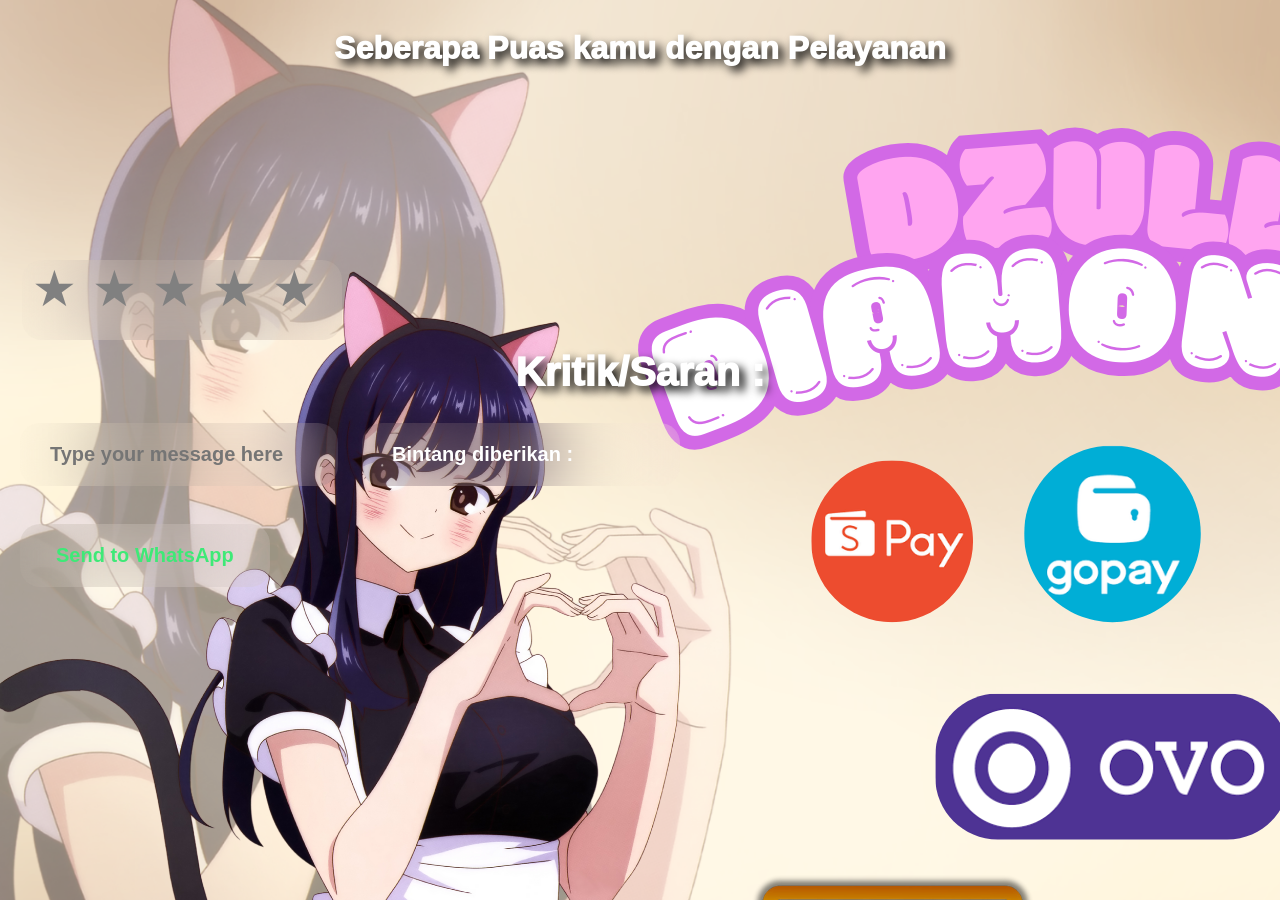
<file: index.html>
<!DOCTYPE html>
<html lang="en">

<head>
  <meta charset="UTF-8" />
  <meta name="viewport" content="width=device-width, initial-scale=1.0" />
  <link rel="stylesheet" href="rating.css">
  <title>Service Rating</title>
</head>

<body>
  <div class="container-head">
    <h1>Seberapa Puas kamu dengan Pelayanan</h1>
    
    <div class="span">
      <span id="name">D</span>
      <span id="name">Z</span>
      <span id="name">U</span>
      <span id="name">L</span>
      <span id="name">L</span>

      <span id="name"></span>

      <span id="name">S</span>
      <span id="name">T</span>
      <span id="name">O</span>
      <span id="name">R</span>
      <span id="name">E</span>
    </div>
    
  </div>

  <div class="container-rating">
    <input type="radio" name="container" id="c1" />
    <label for="c1"></label>
    <input type="radio" name="container" id="c2" />
    <label for="c2"></label>
    <input type="radio" name="container" id="c3" />
    <label for="c3"></label>
    <input type="radio" name="container" id="c4" />
    <label for="c4"></label>
    <input type="radio" name="container" id="c5" />
    <label for="c5"></label>
  </div>

  <div class="container-chat">
  <label for="messageInput">Kritik/Saran :</label><br>
  <input type="text" id="messageInput" placeholder="Type your message here">
  <input type="text" id="star" value="Bintang diberikan : ">
    <input readonly type="text" id="phoneNumber" value="+62 082324020862">
    <br><br>
    <button id="sendButton">Send to WhatsApp</button>
  </div>

    <script>
        document.getElementById('sendButton').addEventListener('click', function() {
            const stars = document.getElementById('star').value;
            const message = document.getElementById('messageInput').value;
            const phoneNumber = document.getElementById('phoneNumber').value;
            const fullMessage = `${message}\n${stars}`;
            const whatsappURL = `https://api.whatsapp.com/send?phone=${phoneNumber}&text=${encodeURIComponent(fullMessage)}`;
            window.open(whatsappURL, '_blank'); // Open WhatsApp in a new tab
        });
    </script>
</body>

</html>
</file>
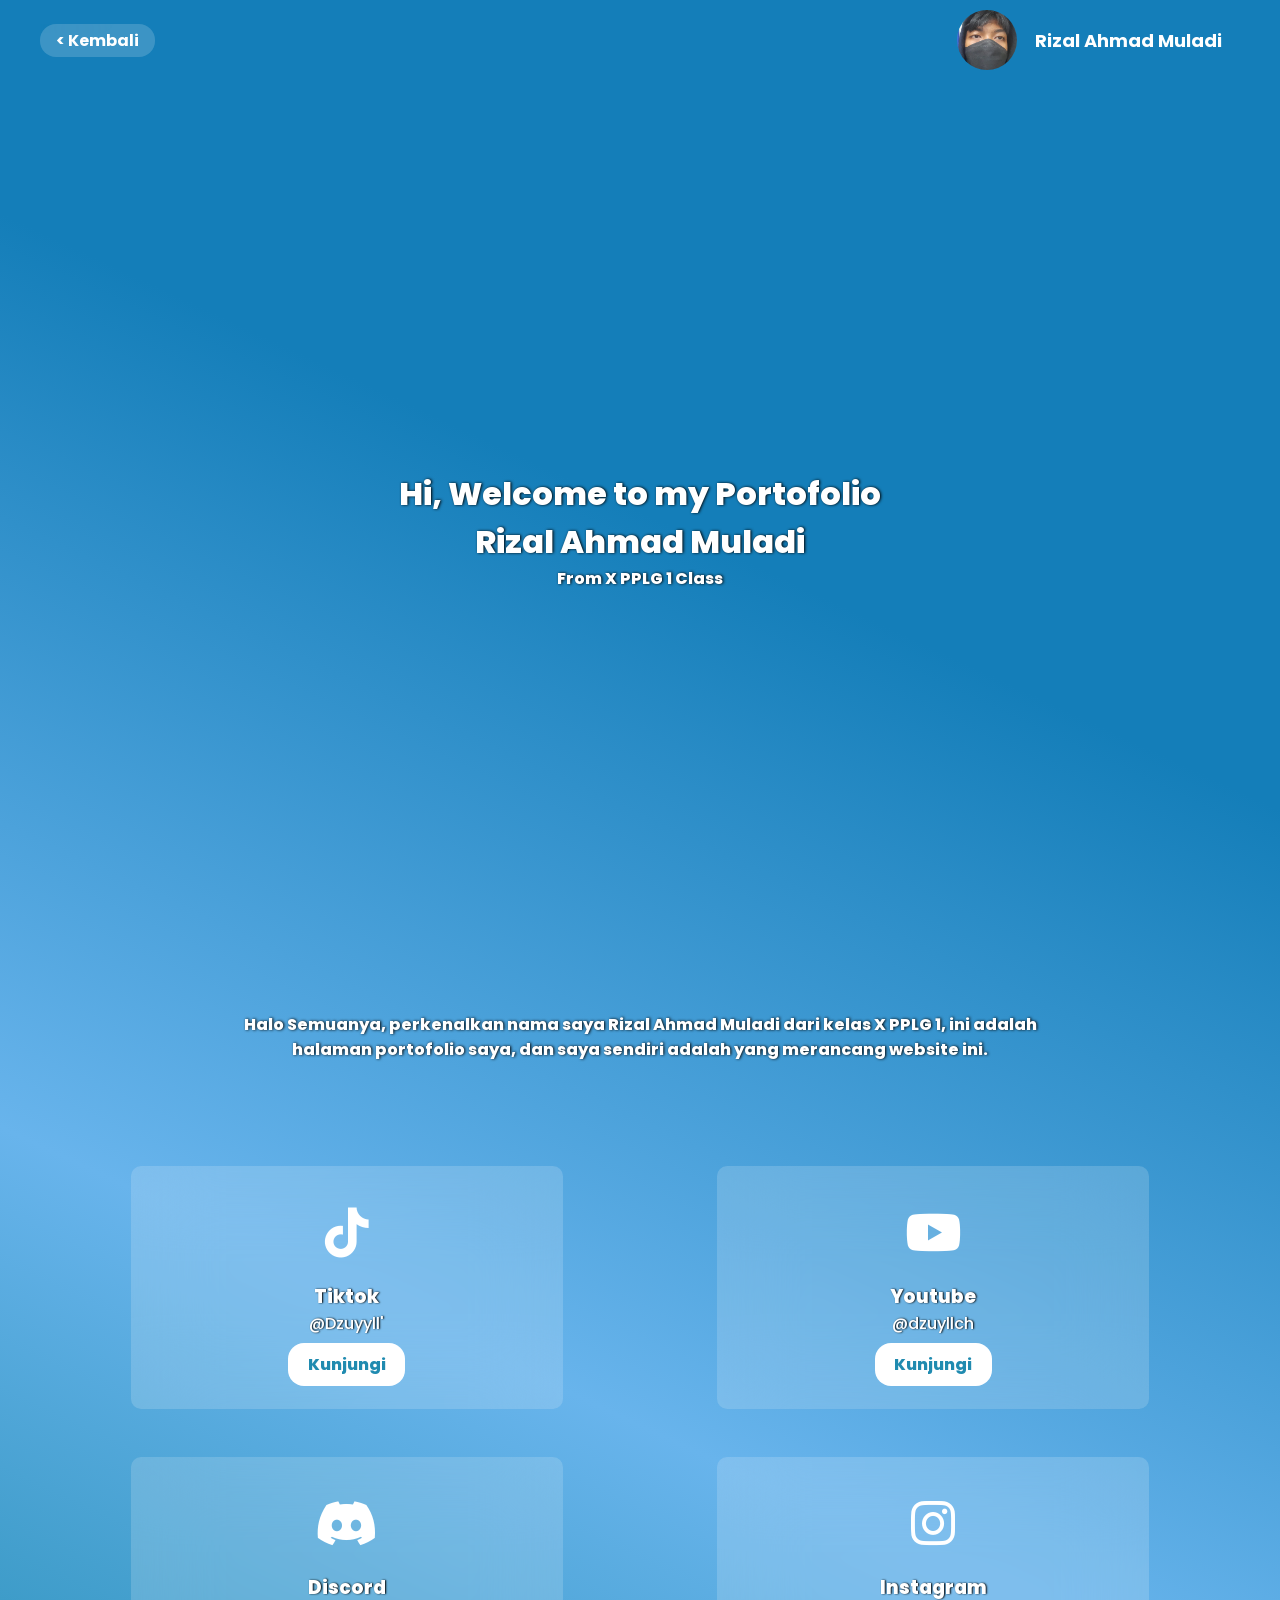
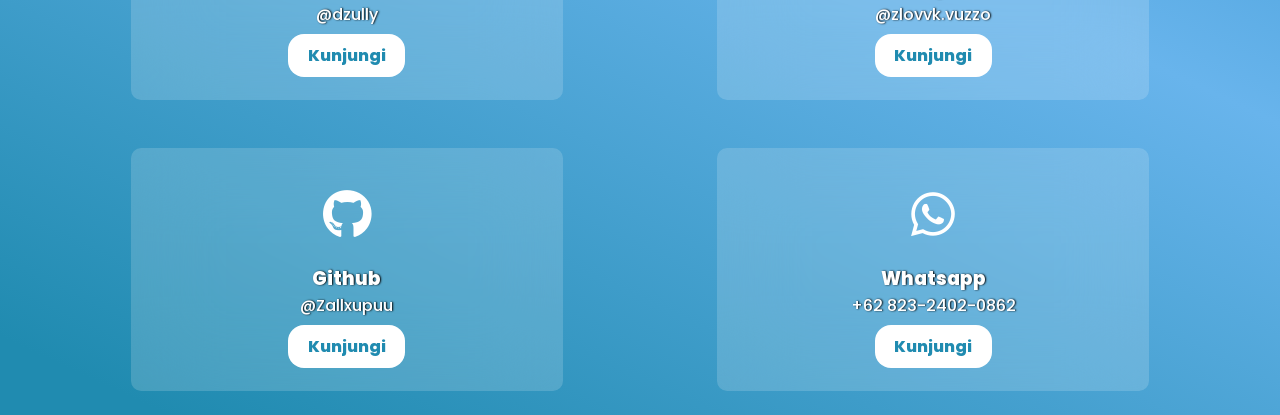
<file: ABOUT/index.html>
<!DOCTYPE html>
<html lang="en">
<head>
    <meta charset="UTF-8">
    <meta name="viewport" content="width=device-width, initial-scale=1.0">
    <title>ABOUT ZALL</title>
    <link rel="stylesheet" href="style.css">
    <link rel="stylesheet" href="https://cdnjs.cloudflare.com/ajax/libs/font-awesome/6.7.2/css/all.min.css" integrity="sha512-Evv84Mr4kqVGRNSgIGL/F/aIDqQb7xQ2vcrdIwxfjThSH8CSR7PBEakCr51Ck+w+/U6swU2Im1vVX0SVk9ABhg==" crossorigin="anonymous" referrerpolicy="no-referrer" />
</head>
<body>
    <nav>
        <div class="navbar">
            <div class="back-btn">
                <a href="../main/index.html">< Kembali</a>
            </div>

            <div class="back-btn-responsive">
                <a href="../main/index.html"><</a>
            </div>

            <div class="logo">
                <img src="asset/WhatsApp Image 2025-03-15 at 01.37.34.jpeg" alt="">
                <p>Rizal Ahmad Muladi</p>
            </div>
        </div>
    </nav>

    <main>
        <div class="welcome">
        <h1>Hi, Welcome to my Portofolio</h1>
        <h1>Rizal Ahmad Muladi</h1>
        <p>From X PPLG 1 Class</p>
        </div>
    </main>

    <div class="post">
        <div class="intro">
            <p>Halo Semuanya, perkenalkan nama saya <span>Rizal Ahmad Muladi</span> dari kelas <span>X PPLG 1</span>, ini adalah halaman portofolio saya, dan saya sendiri adalah yang merancang website ini.</p>
        </div>
    </div>

    <div class="sosmed">
        <div class="card">
            <i class="fa-brands fa-tiktok"></i>
            <h3>Tiktok</h3>
            <p>@Dzuyyll'</p>
            <div class="btn">
                <a href="http://www.tiktok.com/@dzuyyll" target="_blank">Kunjungi</a>
                </div>
        </div>

        <div class="card">
            <i class="fa-brands fa-youtube"></i>
            <h3>Youtube</h3>
            <p>@dzuyllch</p>
            <div class="btn">
                <a href="https://www.youtube.com/@RizalAhmadMuladiXPPLG1" target="_blank">Kunjungi</a>
                </div>
        </div>

        <div class="card">
            <i class="fa-brands fa-discord"></i>
            <h3>Discord</h3>
            <p>@dzully</p>
            <div class="btn">
                <a href="https://discord.gg/S9jC4uz34F" target="_blank">Kunjungi</a>
                </div>
        </div>

        <div class="card">
            <i class="fa-brands fa-instagram"></i>
            <h3>Instagram</h3>
            <p>@zlovvk.vuzzo</p>
            <div class="btn">
            <a href="http://www.Instagram.com/rlovvk.vuzzo" target="_blank">Kunjungi</a>
            </div>
        </div>

        <div class="card">
            <i class="fa-brands fa-github"></i>
            <h3>Github</h3>
            <p>@Zallxupuu</p>
            <div class="btn">
                <a href="https://github.com/Zallxupuu" target="_blank">Kunjungi</a>
                </div>
        </div>

        <div class="card">
            <i class="fa-brands fa-whatsapp"></i>
            <h3>Whatsapp</h3>
            <p>+62 823-2402-0862</p>
            <div class="btn">
                <a href="https://wa.me/62082324020862" target="_blank">Kunjungi</a>
                </div>  
        </div>
    </div>
</body>
</html>
</file>
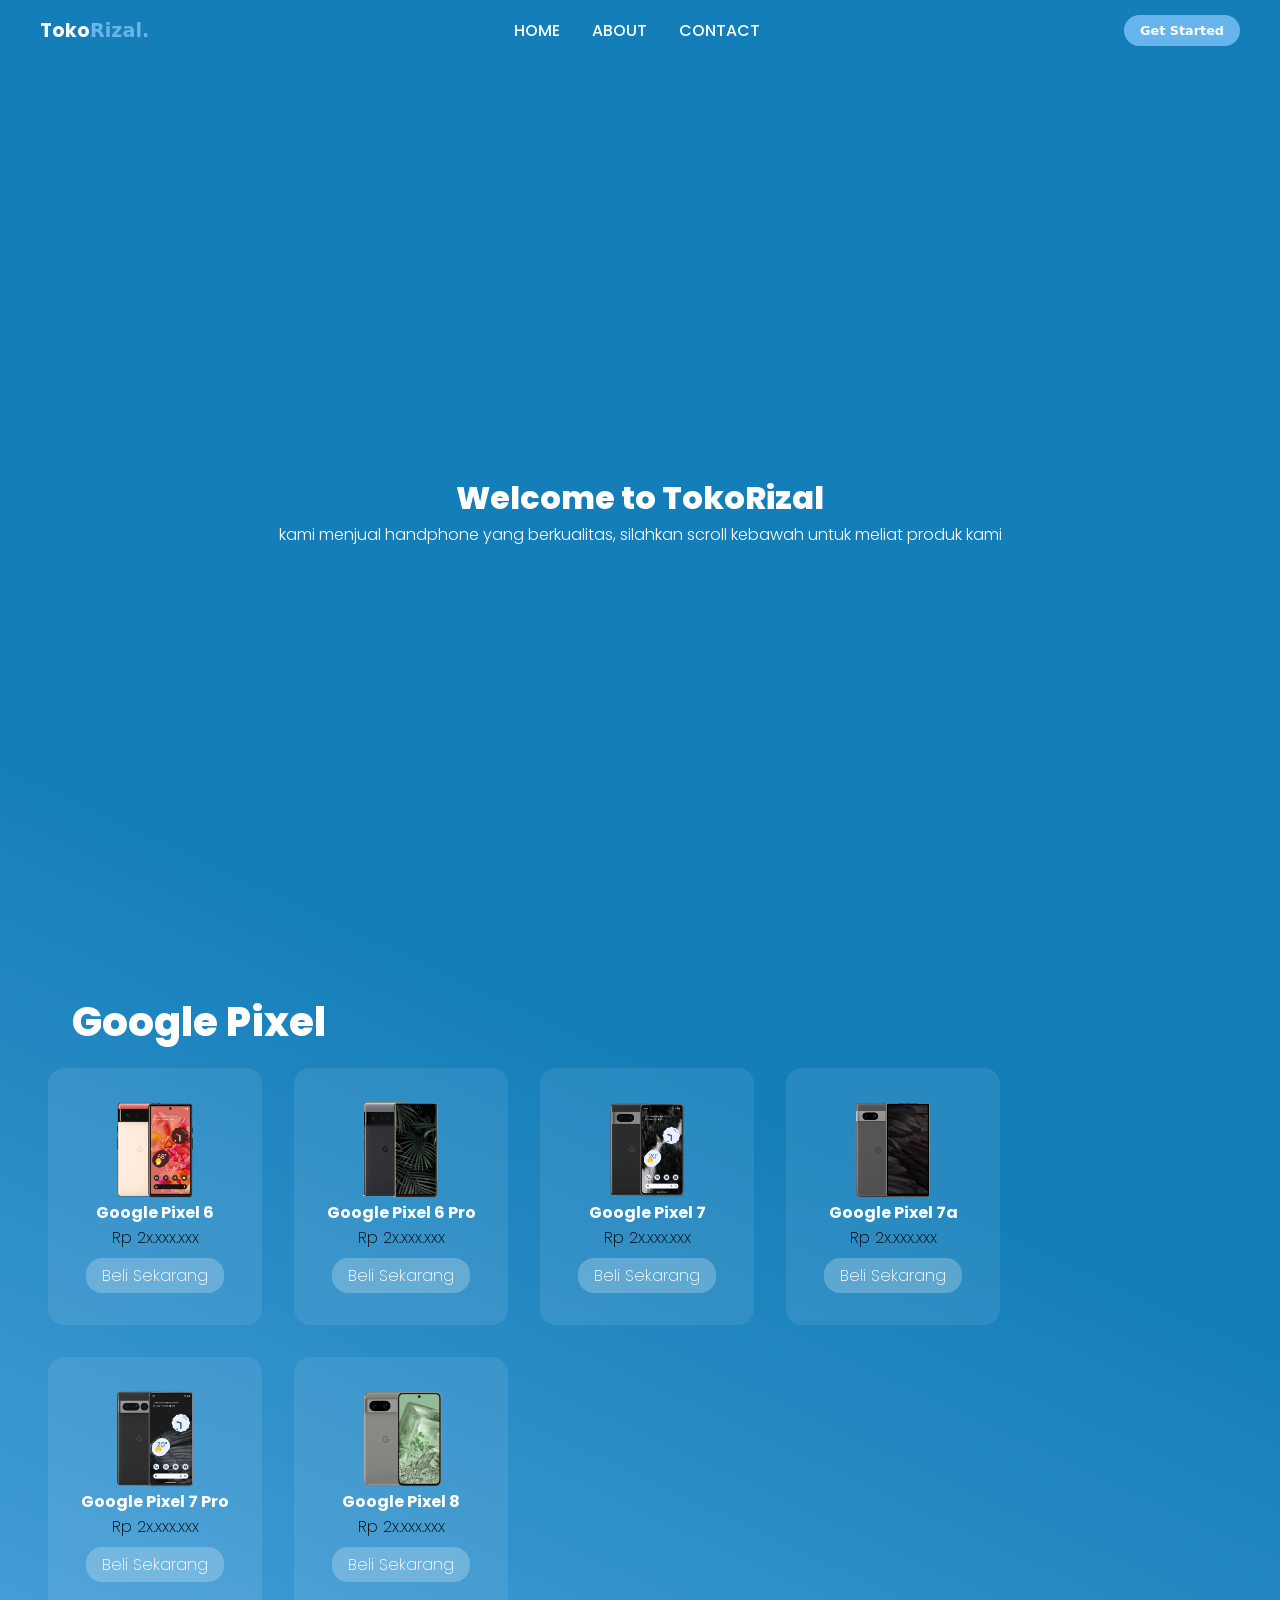
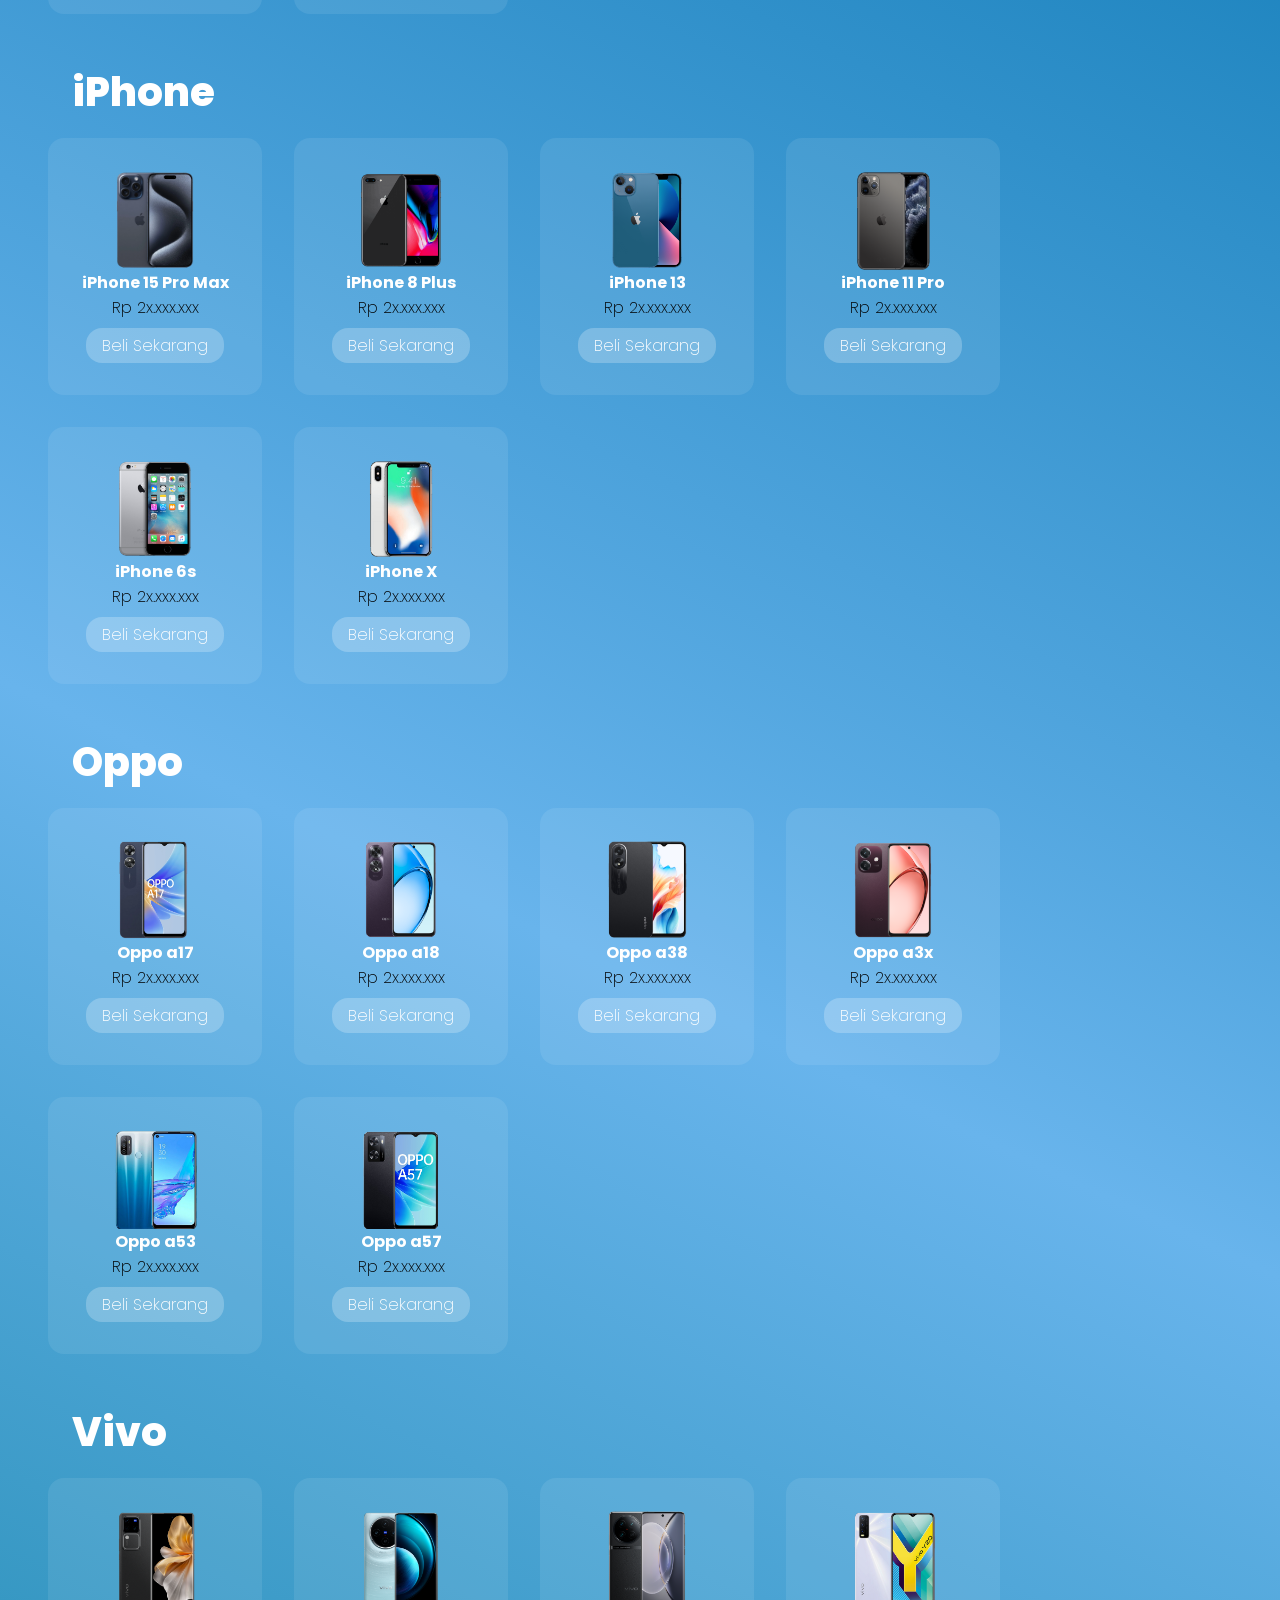
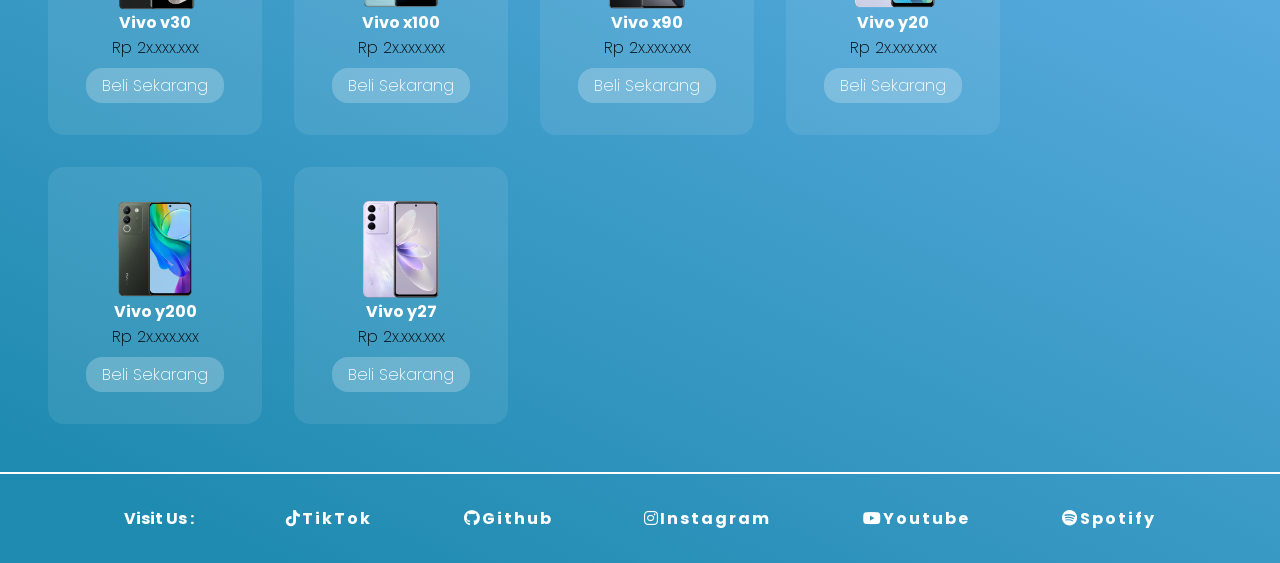
<file: main/index.html>
<!DOCTYPE html>
<html lang="en">

<head>
    <meta charset="UTF-8">
    <meta name="viewport" content="width=device-width, initial-scale=1.0">
    <title>Main Page</title>
    <link rel="icon" href="asset/logo.png" type="image/x-icon">
    <link rel="stylesheet" href="style.css">
    <link rel="stylesheet" href="https://cdnjs.cloudflare.com/ajax/libs/font-awesome/6.7.2/css/all.min.css"
        integrity="sha512-Evv84Mr4kqVGRNSgIGL/F/aIDqQb7xQ2vcrdIwxfjThSH8CSR7PBEakCr51Ck+w+/U6swU2Im1vVX0SVk9ABhg=="
        crossorigin="anonymous" referrerpolicy="no-referrer" />
</head>

<body>
    <nav>
        <div class="container">
            <div class="brand">
                <p>Toko<span>Rizal.</span></p>
            </div>
            <ul>
                <li><a href="">HOME</a></li>
                <li><a href="../ABOUT/index.html">ABOUT</a></li>
                <li><a href="https://wa.me/6282324020862" target="_blank">CONTACT</a></li>
            </ul>
            <a href="../index.html" class="action-btn">Get Started</a>
            <div class="toggle-btn">
                <i class="fa-solid fa-bars"></i>
            </div>
        </div>
        
        <div class="dropdown-responsive">
            <li><a href="">HOME</a></li>
            <li><a href="../ABOUT/index.html">ABOUT</a></li>
            <li><a href="https://wa.me/6282324020862" target="_blank">CONTACT</a></li>
        </div>
    </nav>

    <main>
        <div class="welcome">
            <h1>Welcome to TokoRizal </h1>
            <p>kami menjual handphone yang berkualitas, silahkan scroll kebawah untuk meliat produk kami</p>
        </div>
    </main>

    <div class="phone" id="gopix">
        <p class="phone-name">Google Pixel</p>
        <div class="wraper">
            <div class="card">
                <img src="asset/phones/Gopix/gopix6 (2).png" alt="">
                <p>Google Pixel 6</p>
                <label for="">Rp 2x.xxx.xxx</label>
                <a href="../payment/index.html">Beli Sekarang</a>
            </div>
            <div class="card">
                <img src="asset/phones/Gopix/gopix6pro (2).png" alt="">
                <p>Google Pixel 6 Pro</p>
                <label for="">Rp 2x.xxx.xxx</label>
                <a href="../payment/index.html">Beli Sekarang</a>
            </div>
            <div class="card">
                <img src="asset/phones/Gopix/gopix7 (3).png" alt="">
                <p>Google Pixel 7</p>
                <label for="">Rp 2x.xxx.xxx</label>
                <a href="../payment/index.html">Beli Sekarang</a>
            </div>
            <div class="card">
                <img src="asset/phones/Gopix/gopix7a (2).png" alt="">
                <p>Google Pixel 7a</p>
                <label for="">Rp 2x.xxx.xxx</label>
                <a href="../payment/index.html">Beli Sekarang</a>
            </div>
            <div class="card">
                <img src="asset/phones/Gopix/gopix7pro (2).png" alt="">
                <p>Google Pixel 7 Pro</p>
                <label for="">Rp 2x.xxx.xxx</label>
                <a href="../payment/index.html">Beli Sekarang</a>
            </div>
            <div class="card">
                <img src="asset/phones/Gopix/gopix8.png" alt="">
                <p>Google Pixel 8</p>
                <label for="">Rp 2x.xxx.xxx</label>
                <a href="../payment/index.html">Beli Sekarang</a>
            </div>
        </div>
    </div>

    <div class="phone" id="iphone">
        <p class="phone-name">iPhone</p>
        <div class="wraper">
            <div class="card">
                <img src="asset/phones/iPhones/pbi-iphone-15-pro-max-1447353134.webp" alt="">
                <p>iPhone 15 Pro Max</p>
                <label for="">Rp 2x.xxx.xxx</label>
                <a href="../payment/index.html">Beli Sekarang</a>
            </div>
            <div class="card">
                <img src="asset/phones/iPhones/ip8+.png" alt="">
                <p>iPhone 8 Plus</p>
                <label for="">Rp 2x.xxx.xxx</label>
                <a href="../payment/index.html">Beli Sekarang</a>
            </div>
            <div class="card">
                <img src="asset/phones/iPhones/ip13 (2).png" alt="">
                <p>iPhone 13</p>
                <label for="">Rp 2x.xxx.xxx</label>
                <a href="../payment/index.html">Beli Sekarang</a>
            </div>
            <div class="card">
                <img src="asset/phones/iPhones/ip11pro.png" alt="">
                <p>iPhone 11 Pro</p>
                <label for="">Rp 2x.xxx.xxx</label>
                <a href="../payment/index.html">Beli Sekarang</a>
            </div>
            <div class="card">
                <img src="asset/phones/iPhones/ip6s.png" alt="">
                <p>iPhone 6s</p>
                <label for="">Rp 2x.xxx.xxx</label>
                <a href="../payment/index.html">Beli Sekarang</a>
            </div>
            <div class="card">
                <img src="asset/phones/iPhones/ipX.png" alt="">
                <p>iPhone X</p>
                <label for="">Rp 2x.xxx.xxx</label>
                <a href="../payment/index.html">Beli Sekarang</a>
            </div>
        </div>
    </div>

    <div class="phone" id="oppo">
        <p class="phone-name">Oppo</p>
        <div class="wraper">
            <div class="card">
                <img src="asset/phones/Oppo/oppoa17.png" alt="">
                <p>Oppo a17</p>
                <label for="">Rp 2x.xxx.xxx</label>
                <a href="../payment/index.html">Beli Sekarang</a>
            </div>
            <div class="card">
                <img src="asset/phones/Oppo/oppoa18 (2).png" alt="">
                <p>Oppo a18</p>
                <label for="">Rp 2x.xxx.xxx</label>
                <a href="../payment/index.html">Beli Sekarang</a>
            </div>
            <div class="card">
                <img src="asset/phones/Oppo/oppoa38.png" alt="">
                <p>Oppo a38</p>
                <label for="">Rp 2x.xxx.xxx</label>
                <a href="../payment/index.html">Beli Sekarang</a>
            </div>
            <div class="card">
                <img src="asset/phones/Oppo/oppoa3x (2).png" alt="">
                <p>Oppo a3x</p>
                <label for="">Rp 2x.xxx.xxx</label>
                <a href="../payment/index.html">Beli Sekarang</a>
            </div>
            <div class="card">
                <img src="asset/phones/Oppo/oppoa53 (2).png" alt="">
                <p>Oppo a53</p>
                <label for="">Rp 2x.xxx.xxx</label>
                <a href="../payment/index.html">Beli Sekarang</a>
            </div>
            <div class="card">
                <img src="asset/phones/Oppo/oppoa57 (2).png" alt="">
                <p>Oppo a57</p>
                <label for="">Rp 2x.xxx.xxx</label>
                <a href="../payment/index.html">Beli Sekarang</a>
            </div>
        </div>
    </div>

    <div class="phone" id="vivo">
        <p class="phone-name">Vivo</p>
        <div class="wraper">
            <div class="card">
                <img src="asset/phones/vivo/vivov30 (2).png" alt="">
                <p>Vivo v30</p>
                <label for="">Rp 2x.xxx.xxx</label>
                <a href="../payment/index.html">Beli Sekarang</a>
            </div>
            <div class="card">
                <img src="asset/phones/vivo/vivox100 (2).png" alt="">
                <p>Vivo x100</p>
                <label for="">Rp 2x.xxx.xxx</label>
                <a href="../payment/index.html">Beli Sekarang</a>
            </div>
            <div class="card">
                <img src="asset/phones/vivo/vivox90 (2).png" alt="">
                <p>Vivo x90</p>
                <label for="">Rp 2x.xxx.xxx</label>
                <a href="../payment/index.html">Beli Sekarang</a>
            </div>
            <div class="card">
                <img src="asset/phones/vivo/vivoy20 (2).png" alt="">
                <p>Vivo y20</p>
                <label for="">Rp 2x.xxx.xxx</label>
                <a href="../payment/index.html">Beli Sekarang</a>
            </div>
            <div class="card">
                <img src="asset/phones/vivo/vivoy200 (2).png" alt="">
                <p>Vivo y200</p>
                <label for="">Rp 2x.xxx.xxx</label>
                <a href="../payment/index.html">Beli Sekarang</a>
            </div>
            <div class="card">
                <img src="asset/phones/vivo/vivoy27 (2).png" alt="">
                <p>Vivo y27</p>
                <label for="">Rp 2x.xxx.xxx</label>
                <a href="../payment/index.html">Beli Sekarang</a>
            </div>
        </div>
    </div>


    <div class="content">
        <p style="font-family: card; color: white;">Visit Us : </p>
        <a href="https://tiktok.com/@dzuyyll" target="_blank"><i class="fa-brands fa-tiktok"></i>TikTok</a>
        <a href="https://github.com/Zallxupuu" target="_blank"><i class="fa-brands fa-github"></i>Github</a>
        <a href="https://instagram.com/rlovvk.vuzzo" target="_blank"><i class="fa-brands fa-instagram"></i>Instagram</a>
        <a href="https://www.youtube.com/@RizalAhmadMuladiXPPLG1" target="_blank"><i
                class="fa-brands fa-youtube"></i>Youtube</a>
        <a href="https://open.spotify.com/user/313p5b3an555qnfds47k3flxljxm" target="_blank"><i
                class="fa-brands fa-spotify"></i>Spotify</a>
    </div>


    <script>
        const toggleBtn = document.querySelector('.toggle-btn')
        const toggleBtnIcon = document.querySelector('.toggle-btn i')
        const dropdown = document.querySelector('.dropdown-responsive')

        toggleBtn.onclick = function () {
            dropdown.classList.toggle('open')
        }
    </script>
</body>

</html>
</file>
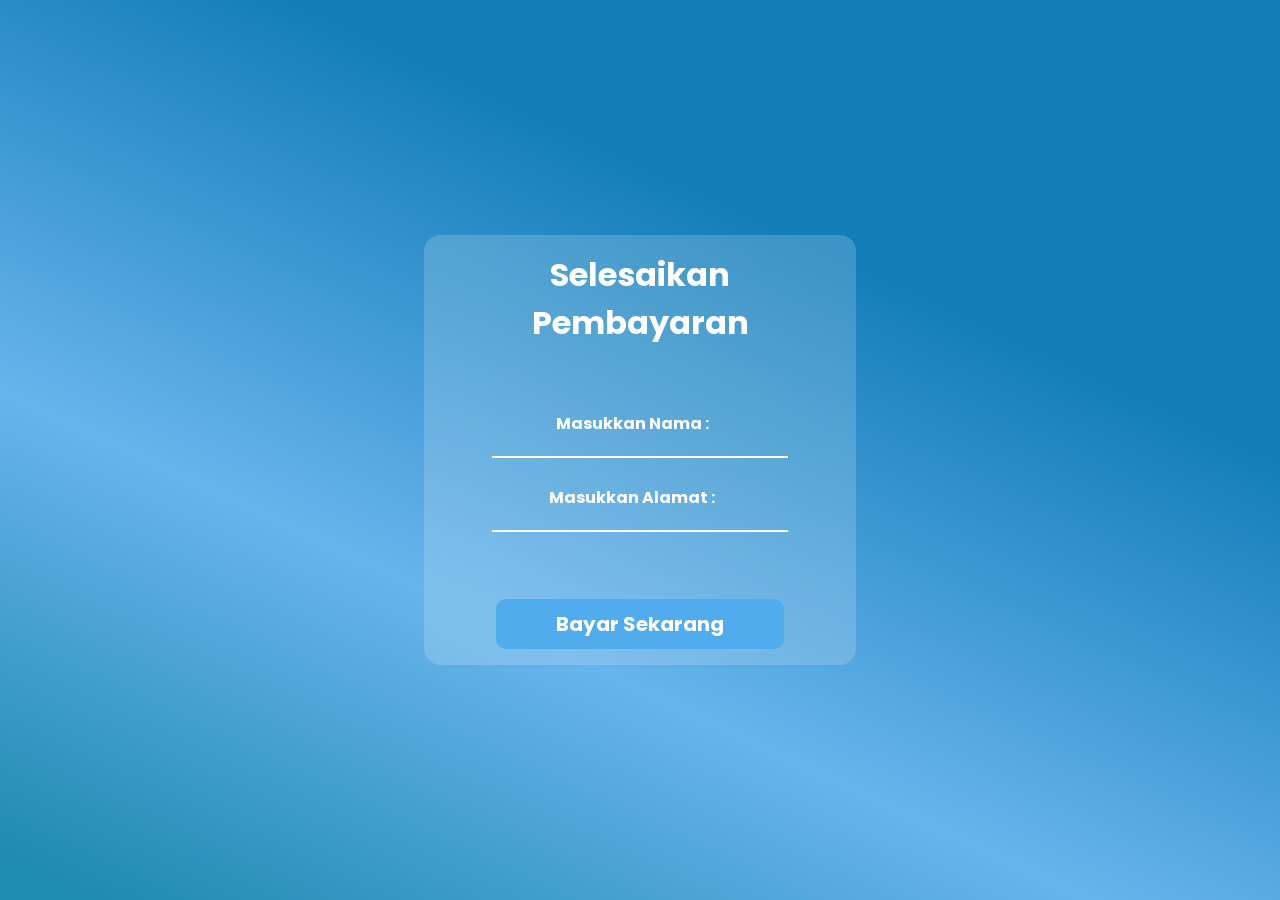
<file: payment/index.html>
<!DOCTYPE html>
<html lang="en">

<head>
    <meta charset="UTF-8">
    <meta name="viewport" content="width=device-width, initial-scale=1.0">
    <title>Payment Page</title>
    <link rel="stylesheet" href="style.css">
</head>

<body>
    <div class="card">
        <div class="container">
            <h1>Selesaikan Pembayaran</h1>

            <form action="berhasil.html">
                <label for="">Masukkan Nama :</label><br>
                <input type="text" required><br>
                <label for="">Masukkan Alamat :</label>
                <br>
                <input type="text" required><br>
                <div class="action-btn">
                    <Button>Bayar Sekarang</Button>
                </div>
            </form>
            
        </div>
    </div>

</body>

</html>
</file>
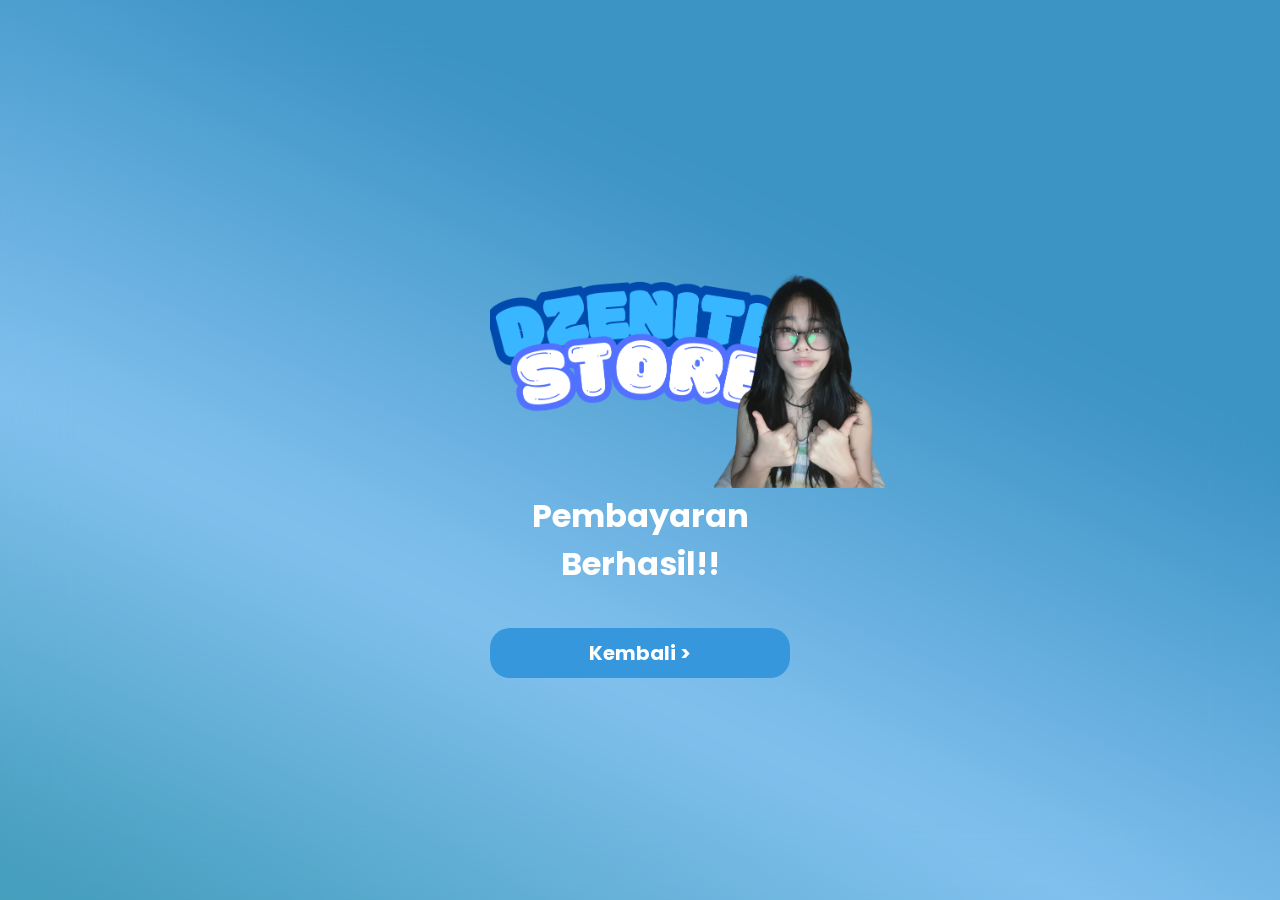
<file: payment/berhasil.html>
<!DOCTYPE html>
<html lang="en">
<head>
    <meta charset="UTF-8">
    <meta name="viewport" content="width=device-width, initial-scale=1.0">
    <title>SUKSESS</title>
    <link rel="stylesheet" href="style.css">
</head>
<body>
    <div class="popup ">
        <div class="popup-content">
            <img src="../main/asset/logo.png" alt="">
            <h1>Pembayaran Berhasil!!</h1>
            <a href="../main/index.html">Kembali ></a>
        </div>
    </div>
</body>
</html>
</file>
<file: rating.css>
* {
  margin: 0;
  padding: 0;
}

body {

  background-image: url(../asset/kawaii.png);
}

.container-head {
  height: 200px;
  padding: 30px;
}

.container-head h1 {
  color: white;
  text-shadow: 5px 5px 10px black;
  text-align: center;
  font-weight: 1000;
  font-family: "Segoe UI", Tahoma, Geneva, Verdana, sans-serif;
}

.container-head .span {
  display: flex;
  justify-content: center;
  padding: 20px;
}

.container-head .span #name {
  display: inline-block;
  color: white;
  text-shadow: 5px 5px 10px pink;
  font-family: nama;
  margin: 5px;
  font-size: 40px;
  opacity: 0;
  animation: fadeIn 5s infinite forwards;
}
@keyframes fadeIn {
  25% {
    opacity: 0.5;
  }
  50% {
    opacity: 1;
  }
  75% {
    opacity: 0.5;
  }
  100% {
    opacity: 0;
  }
}

@font-face {
  font-family: nama;
  src: url(../asset/font/Poppins-Bold.ttf);
}

/* rating */
.container-rating {
  width: 320px;
  height: 80px;
  display: flex;
  justify-content: center;
  direction: rtl;
  backdrop-filter: blur(40px);
  border-radius: 20px;
 margin-left:22px;
}

.container-rating label {
  display: inline-block;
  position: relative;
  width: 60px;
  height: 30px;
}

.container-rating input {
  height: 30px;
  width: 30px;
  display: none;
  position: absolute;
}

.container-rating label::before {
  content: "\2605";
  text-align: center;
  font-size: 50px;
  color: grey;
  display: inline-block;
  padding-right: 15px;
  position: absolute;
}

.container-rating label::after {
  content: "\2605";
  font-size: 50px;
  color: yellow;
  display: inline-block;
  padding-right: 15px;
  position: absolute;
  opacity: 0;
}

.container-rating label:hover:after,
.container-rating label:hover ~ label:after,
.container-rating input:checked ~ label:after {
  text-shadow: 5px 5px 10px yellow;
  opacity: 1;
}

.container-chat{
  width: auto;
  padding: 10px;
  display: block;
  justify-content: center;
}

.container-chat label{
  color: white;
  text-shadow: 5px 5px 10px black;
  display: flex;
  justify-content: center;
  font-size: 40px;
  font-weight: 1000;
  font-family: 'Segoe UI', Tahoma, Geneva, Verdana, sans-serif;
}

.container-chat input{
  border: none;
  outline: none;
  color: white;
  font-weight: 600;
  background-color: transparent;
  border-radius: 20px;
  margin: 10px;
  backdrop-filter: blur(40px);
  padding: 1em 1.5em;
  font-size: 20px;
}

.container-chat #sendButton{
  border: none;
  outline: none;
  color: rgb(62, 233, 119);
  font-weight: 600;
  background-color: transparent;
  border-radius: 20px;
  margin: 10px;
  backdrop-filter: blur(40px);
  padding: 1em 1.8em;
  font-size: 20px;
  text-align: center;
  transition: .3s;
}

.container-chat #sendButton:hover{
  background-color: rgb(98, 240, 141);
  color: white;
}
.container-chat #sendButton:active{
  transform: scale(.8);
}

#phoneNumber{
  display: none;
}
</file>
<file: ABOUT/style.css>
*{
    padding: 0;
    margin: 0;
}

body{
width: 100%;
height: 100%;
    background: rgb(32,139,176);
  background: linear-gradient(25deg, #208bb0 3%, rgba(104,180,236,1) 34%, rgba(20,126,185,1) 69%);
}

nav{
    padding: 0 2em;
    position: relative;
}

.navbar{
    height: 80px;
    max-width: 1200px;
    margin: 0 auto;
    display: flex;
    justify-content: space-between;
    align-items: center;
    color: white;
    font-family: navbar-font;
}
@font-face {
    font-family: navbar-font;
    src: url(../main/asset/font/Poppins-Bold.ttf);
}

.navbar img{
    width: 60px;
    border-radius: 50%;
}

.navbar .logo{
    display: flex;
    align-items: center;
}

.logo p{
    margin: 1em;
    font-size: 18px;
}

.back-btn a{
    padding: 5px 1em;
    background-color: rgba(255, 255, 255, 0.171);
    backdrop-filter: blur(30px);
    border-radius: 1em;
    color: white;
    text-decoration: none;
    
}

.back-btn{
    transition: .2s;
}

.back-btn:hover{
    transform: scale(1.05);
}

.back-btn:active{
    transform: scale(.90);
}

.back-btn-responsive a{
    padding: 10px 1em;
    background-color: rgba(255, 255, 255, 0.171);
    backdrop-filter: blur(30px);
    border-radius: 50%;
    color: white;
    text-decoration: none;
    
}

.back-btn-responsive{
    transition: .2s;
    display: none;
}

.back-btn-responsive:hover{
    transform: scale(1.1);
}

.back-btn-responsive:active{
    transform: scale(.90);
}

@media (max-width:473px) {
    .back-btn{
        display: none;
    }
    .back-btn-responsive{
        display: block;
    }

    .logo p{
        margin: 0;
    }
    .logo img{
        margin-right: 10px; 
    }
    
}

main{
    width: 100%;
    height: 100vh;
    display: flex;
    flex-wrap: wrap;
    justify-content: center;
    align-items: center;
}

main .welcome{
    position: relative;
    text-shadow: 1px 0 3px black;
}

.welcome h1{
    text-align: center;
    color: white;
    font-family: welcome;
}
.welcome p{
    text-align: center;
    color: white;
    font-family: welcome        ;
}
@font-face {
    font-family: welcome;
    src: url(../main/asset/font/Poppins-ExtraBold.ttf);
}

.post{
    width: 100%;
    display: flex;
    justify-content: center;
}

.intro{
    text-shadow: 1px 0 3px black;
    width: 800px;
    text-align: center;
    justify-content: center;
    display: flex;
    color: white;
    padding: 2em;
    font-family: welcome;
}

.sosmed{
    margin-top: 3em;
    width: 100%;
    display: flex;
    flex-wrap: wrap;
    justify-content: space-evenly;
    align-items: center;
}

.sosmed .card{
    width: 400px;
    height: auto;
    padding: 1em;
    margin: 1.5em;
    text-align: center;
    color: white;
    border-radius: 10px;
    backdrop-filter: blur(40px);
    background-color: rgba(255, 255, 255, 0.164);
}

.fa-brands{
    font-size: 50px;
    padding: .5em;
}

.card h3{
    font-family: welcome;
    text-shadow: 1px 0 2px black;
}
.card p{
    font-family: usr;
    color: rgb(255, 255, 255);
    text-shadow: 1px 0 2px black;
}
@font-face {
    font-family: usr;
    src: url(../main/asset/font/Poppins-Medium.ttf);
}

.btn{
    
    margin: 1em;
    transition: all .2s;
}
.btn:hover{
    transform: scale(1.1);
}
.btn:active{
    transform: rotate(8deg);
}

.btn a{
    padding: 10px 1.2em;
    background-color: white;
    color: #208bb0 ;
    text-decoration: none;
    border-radius: 1em;
    font-family: welcome;
    transition: all .2s;
}

.btn a:hover{
    background-color: #208bb0;
    color: white;
}
</file>
<file: main/style.css>
* {
  padding: 0;
  margin: 0;
  font-family: system-ui, -apple-system, BlinkMacSystemFont, 'Segoe UI', Roboto, Oxygen, Ubuntu, Cantarell, 'Open Sans', 'Helvetica Neue', sans-serif;
}

body {
  height: 100%;
  width: 100%;
  background: rgb(32,139,176);
background: linear-gradient(25deg, rgba(32,139,176,1) 3%, rgba(104,180,236,1) 34%, rgba(20,126,185,1) 69%);
}

 li{
list-style: none;
color: white;
font-family: navbar;
}

 li a{
    text-decoration: none;
    color: white;
    transition: .2s ;
    font-size: 1em;
    font-family: navbar;
}
@font-face {
    font-family: navbar;
    src: url(asset/font/Poppins-Medium.ttf);
}

 li a:hover{
    color: #68b4ec;
}
li:hover{
    color: #68b4ec;
    cursor: pointer;
}

/* Navbar */
nav{
    position: relative;
    padding: 0 2rem;
}

nav .container{
    width: 100%;
    height: 60px;
    max-width: 1200px;
    margin: 0 auto;
    display: flex;
    justify-content: space-between;
    align-items: center;
}

 .brand{
    font-size: 1.2em;
    font-weight: bold
}
 .brand p{
    font-family: brand;
    color: white;
}
span{
    color: #68b4ec;
}
@font-face {
    font-family: brand;
    src: url(asset/font/Poppins-Bold.ttf);
}

nav ul{
    display: flex;
    gap: 2em;
}

nav .toggle-btn{
    color: white;
    font-size: 1.5em;
    cursor: pointer;
    display: none;
}

.action-btn{
    background-color: #68b4ec;
    color: white;
    padding: 0.5rem 1rem;
    border: none;
    border-radius: 20px;
    font-size: 0.8rem;
    font-weight: bold;
    cursor: pointer;
    text-decoration: none;
    transition:  .2s;
}

.action-btn:hover{
    transform: scale(1.05);
}

.action-btn:active{
    transform: scale(.95);
}

/* responsive dropdown */
.dropdown-responsive{
    display: none;
    position: absolute;
    right: 2rem;
    height: 0 ;
    top: 60px;
    width: 300px;
    background:rgba(255, 255, 255, 0.082) ;
    backdrop-filter: blur(20px);
    border-radius: 10px;
    overflow: hidden;
    transition: height .2s cubic-bezier(0.175, 0.885, 0.32, 1.275);
}

.dropdown-responsive.open{
    height: 150px;
}

.dropdown-responsive li{
    padding: 0.7rem;
    display: flex;
    justify-content: center;
    align-items: center;
}

/* Responsive */
@media (max-width:992px) {
    nav .container ul{
        display: none;
    }

    nav .toggle-btn{    
        display: block;
    }

    .dropdown-responsive{
        display: block;
    }
}

/* Main */
main{
    width: 100%;
    height: 100vh;
    display: flex;
    justify-content: center;
    align-items: center;
}

.welcome{
    position: relative;
}

.welcome h1{
    text-align: center;
    color: white;
    font-family: welcome;
}
.welcome p{
    color: white;
    font-family: desc;
}
@font-face {
    font-family: desc;
    src: url(asset/font/Poppins-Light.ttf);
}
@font-face {
    font-family: welcome;
    src: url(asset/font/Poppins-ExtraBold.ttf);
}

@media (max-width:800px){
    .welcome{
        padding: 2em;
    }
    .welcome h1{
        text-align: left;
        text-wrap: wrap ;
    }
    .welcome p{
        text-wrap: wrap;
    }
}

.card img{
    width: 100px;
}

.phone {
    margin: 2em;
}

.phone .phone-name{
    margin-left: 1em;
    font-family: names;
    font-size: 2.5em;
    color: white;
}
@font-face {
    font-family: names;
    src: url(asset/font/Poppins-ExtraBold.ttf);
}

.wraper{
    display: flex;
    flex-wrap: wrap;
    width: 100%;
}

.card{
    display: flex;
    flex-wrap: wrap;
    justify-content: center;
    width: 150px;
    height: auto;
    background: rgba(255, 255, 255, 0.082);
    padding:2em;
    margin: 1em;
    border-radius: 1em;
}

.card p {
    font-family: card;
    color: white;
}
@font-face {
    font-family: card;
    src: url(asset/font/Poppins-Bold.ttf);
}
.card label{
    font-family: harga;
}
@font-face {
    font-family: harga;
    src: url(asset/font/Poppins-ExtraLight.ttf);
}

.card a{
    display: flex;
    text-align: center;
    padding: 5px 1em;
    background-color: rgba(255, 255, 255, 0.226);
    border-radius: 1em;
    text-decoration: none;
    color: white;
    font-family: buy-btn;
    margin-top: .5em;
    transition: .2s;
}

.card a:hover{
    transform: scale(.95);
}

.card a:active{
    transform: scale(.80);
}
@font-face {
    font-family: buy-btn;
    src: url(asset/font/Poppins-ExtraLight.ttf);
}

@media (max-width:1192px) {
    .card{
        padding: 1.2em;
    }
    .wraper{
        justify-content: center;
    }
}

@media (max-width:510px) {
    .wraper{
        justify-content: center;
    }
}



 .content{
    border-top: 2px solid white;
    padding: 2em;
    display: flex;
    flex-wrap: wrap;
    justify-content: space-evenly;
}

 .content a{
    text-align: center;
    color: white;
    text-decoration: none;
    font-family: card;
    letter-spacing: 2px;
}

 .content a:hover{
    color: #68b4ec ;
}

@media (max-width:510px) {
    .content{
        justify-content: center;
        align-items: center;
    }
    .content a{
        margin: 1em;
    }
}

@media (max-width:800px) {
    .content a{
        margin: 1em;
    }   
}
</file>
<file: payment/style.css>
*{
    padding: 0;
    margin: 0;
}
body{
    background: rgb(32,139,176);
background: linear-gradient(25deg, rgba(32,139,176,1) 3%, rgba(104,180,236,1) 34%, rgba(20,126,185,1) 69%);
}
.card{
    width: 100%;
    height: 100vh;
    display: flex;
    justify-content: center;
    align-items: center;
}
.container{
    width: 400px;
    height:auto;
    background-color: rgba(255, 255, 255, 0.171);
    backdrop-filter: blur(30px);
    display: flex;
    flex-wrap: wrap;
    justify-content: left;
    padding: 1em;
    border-radius: 1em;
}

.container h1{
    text-align: center;
    font-family: head;
    color: white;
    margin-bottom: 2em;
}

@font-face {
    font-family: head;
    src: url(../main/asset/font/Poppins-Bold.ttf);
}

form{
    display: flex;
    flex-wrap: wrap;
    justify-content: center;
}

form label{
    font-family: head;
    color: white;
    margin-right: 1em;
}

form input{
    font-family: head;
    padding-right: 2em;
    color: white;
    border: none;
    background-color: transparent;
    outline: none;
    border-bottom: 2px solid white;
    margin-bottom: 2em;
}

.action-btn{
    width: 100%;
    display: flex;
    justify-content: center;
}

.action-btn button{
    outline: none;
    font-family: head;
    color: white;
    border: none;
    background-color: #51acee;
    padding: 10px 3em;
    border-radius: 10px;
    transition: all .2s;
    margin-top: 2em;
    font-size: 20px;
}

.action-btn button:hover{
    transform: scale(1.1);
}

.action-btn button:active{
    transform: scale(.90);
}

/* POPUP */
.popup{
    background-color: rgba(255, 255, 255, 0.171);
    backdrop-filter: blur(30px);
    width: 100%;
    height: 100vh;
    display: flex;
    flex-wrap: wrap;
    justify-content: center;
    align-items: center;
}

.popup-content{
    width: 300px;
}

.popup-content img{
    width: 400px;
}

.popup-content h1{
    text-align: center;
    font-family: head;
    color: white;

}

.popup-content a{
    display: flex;
    justify-content: center;
    text-align: center;
    background-color: #3697dd;
    padding: 10px 4em;
    border-radius: 1em;
    text-decoration: none;
    font-family: head;
    font-size: 20px;
    color: white;
    margin-top: 2em;
    transition: .2s;
}

.popup-content a:hover{
    transform: scale(1.1);
}

.popup-content a:active{
    transform: scale(.90);
}

@media (max-width:480px) {
    .container{ 
        width: 300px;
    }

    .popup img{
        width: 250px;
    }

    .popup-content a{
        padding: 10px 1em;
    }
}
</file>
